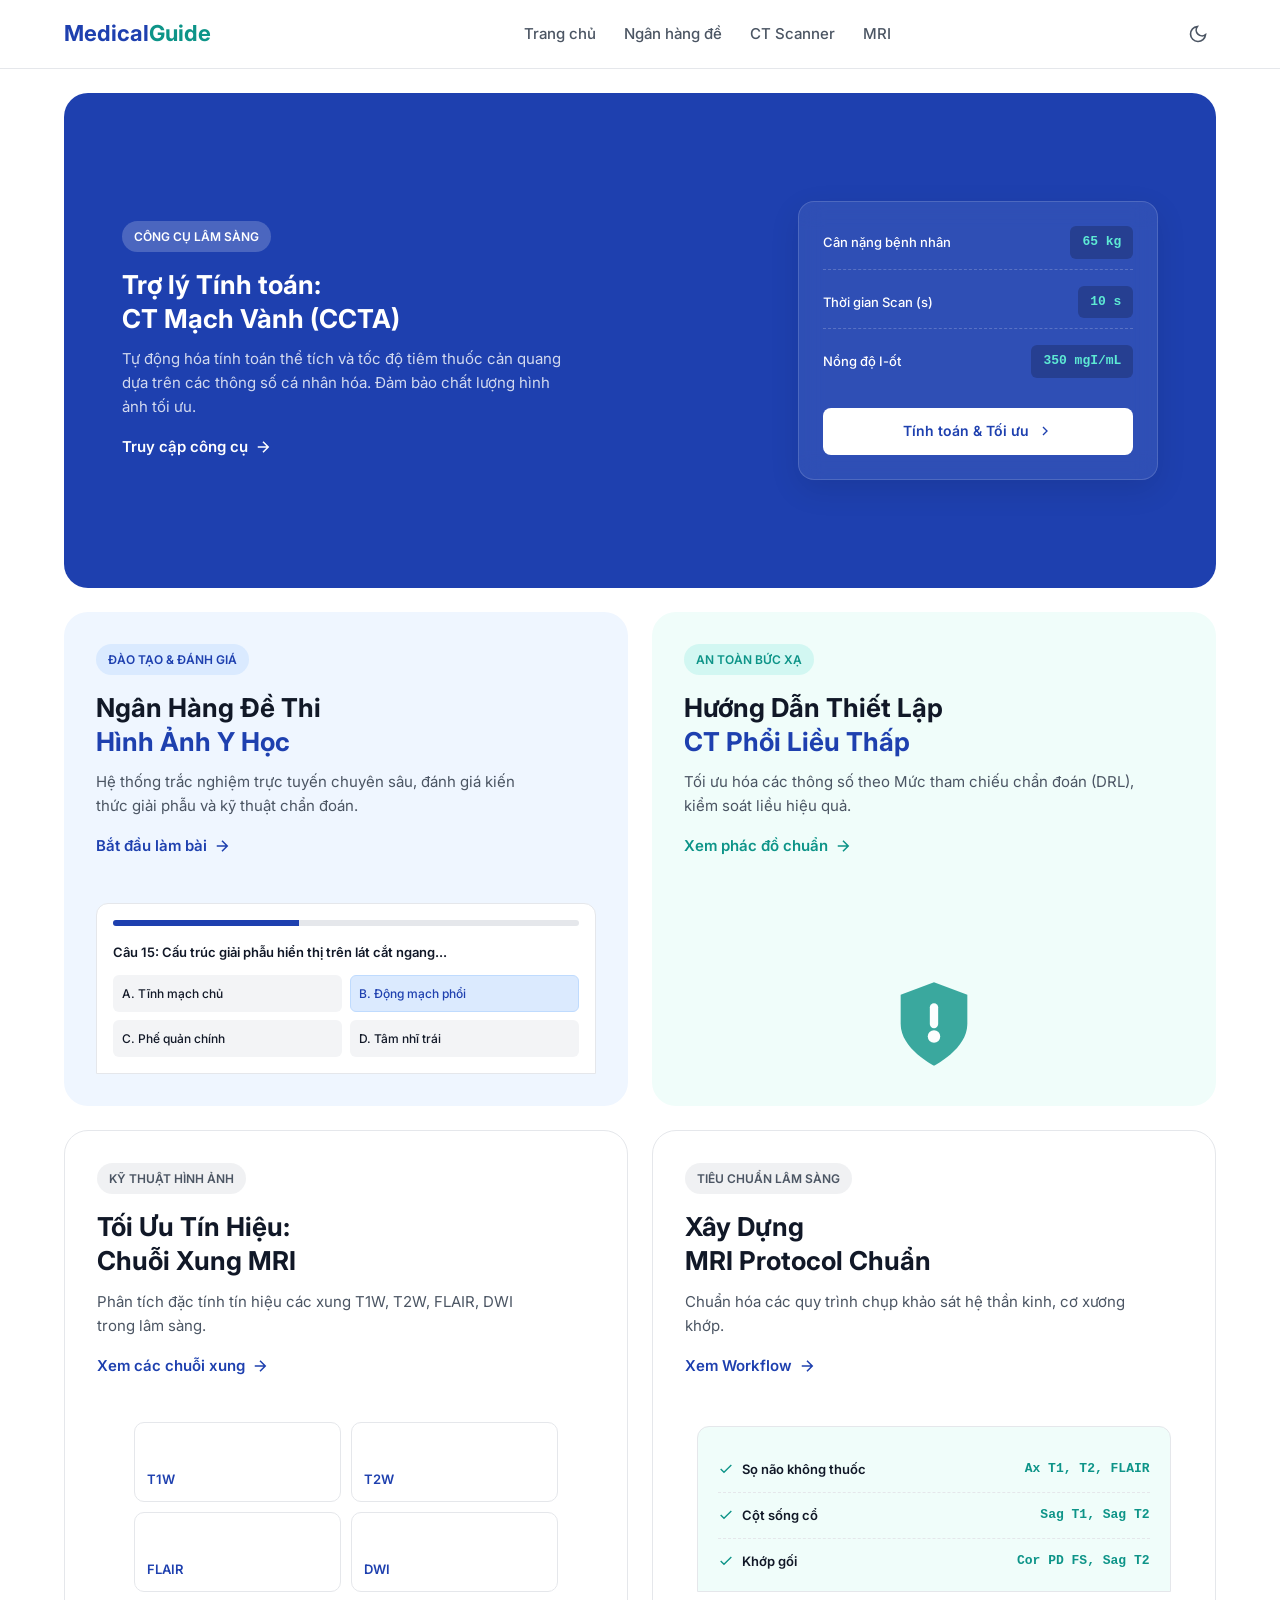
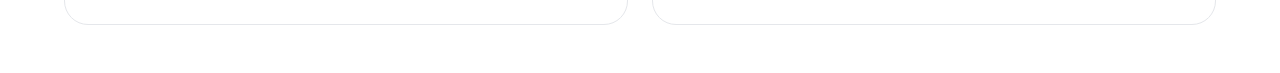
<file: index.html>
<!DOCTYPE html>
<html lang="vi">
<head>
    <meta charset="UTF-8">
    <meta name="viewport" content="width=device-width, initial-scale=1.0">
    <title>Nền Tảng Đào Tạo & Hướng Dẫn Y Khoa</title>
    <!-- Favicon SVG -->
    <link rel="icon" href="data:image/svg+xml,<svg xmlns='http://www.w3.org/2000/svg' viewBox='0 0 100 100'><text y='.9em' font-size='90'>⚕️</text></svg>">
    <link href="https://fonts.googleapis.com/css2?family=Inter:wght@300;400;500;600;700&display=swap" rel="stylesheet">
    <link rel="stylesheet" href="css/style.css">
</head>
<body>
    <!-- Navbar -->
    <header class="navbar">
        <div class="logo">Medical<span>Guide</span></div>
        <nav>
            <a href="#">Trang chủ</a>
            <a href="#">Ngân hàng đề</a>
            <a href="#">CT Scanner</a>
            <a href="#">MRI</a>
        </nav>
        <!-- Nút chuyển đổi Dark Mode -->
        <button id="theme-toggle" class="theme-toggle-btn" aria-label="Đổi giao diện Sáng/Tối">
            <svg id="moon-icon" viewBox="0 0 24 24" fill="none" stroke="currentColor" stroke-width="2"><path d="M21 12.79A9 9 0 1 1 11.21 3 7 7 0 0 0 21 12.79z"></path></svg>
            <svg id="sun-icon" style="display:none;" viewBox="0 0 24 24" fill="none" stroke="currentColor" stroke-width="2"><circle cx="12" cy="12" r="5"></circle><line x1="12" y1="1" x2="12" y2="3"></line><line x1="12" y1="21" x2="12" y2="23"></line><line x1="4.22" y1="4.22" x2="5.64" y2="5.64"></line><line x1="18.36" y1="18.36" x2="19.78" y2="19.78"></line><line x1="1" y1="12" x2="3" y2="12"></line><line x1="21" y1="12" x2="23" y2="12"></line><line x1="4.22" y1="19.78" x2="5.64" y2="18.36"></line><line x1="18.36" y1="5.64" x2="19.78" y2="4.22"></line></svg>
        </button>
    </header>

    <!-- Layout Bento Box -->
    <section class="hero-bento-section">
        <div class="bento-grid">
            <!-- HÀNG 1 (Hero Banner - Công cụ CCTA trải dài) -->
            <div id="module-ccta" class="bento-panel bg-primary-blue full-width"></div>

            <!-- HÀNG 2 (Tài liệu tham khảo 1) -->
            <div id="module-quiz" class="bento-panel bg-soft-blue"></div>
            <div id="module-ct" class="bento-panel bg-soft-teal"></div>
            
            <!-- HÀNG 3 (Tài liệu tham khảo 2) -->
            <div id="module-mri-seq" class="bento-panel bg-white outline-border"></div>
            <div id="module-mri-proto" class="bento-panel bg-white outline-border"></div>
        </div>
    </section>

    <!-- Script xử lý module -->
    <script src="js/main.js"></script>
</body>
</html>
</file>
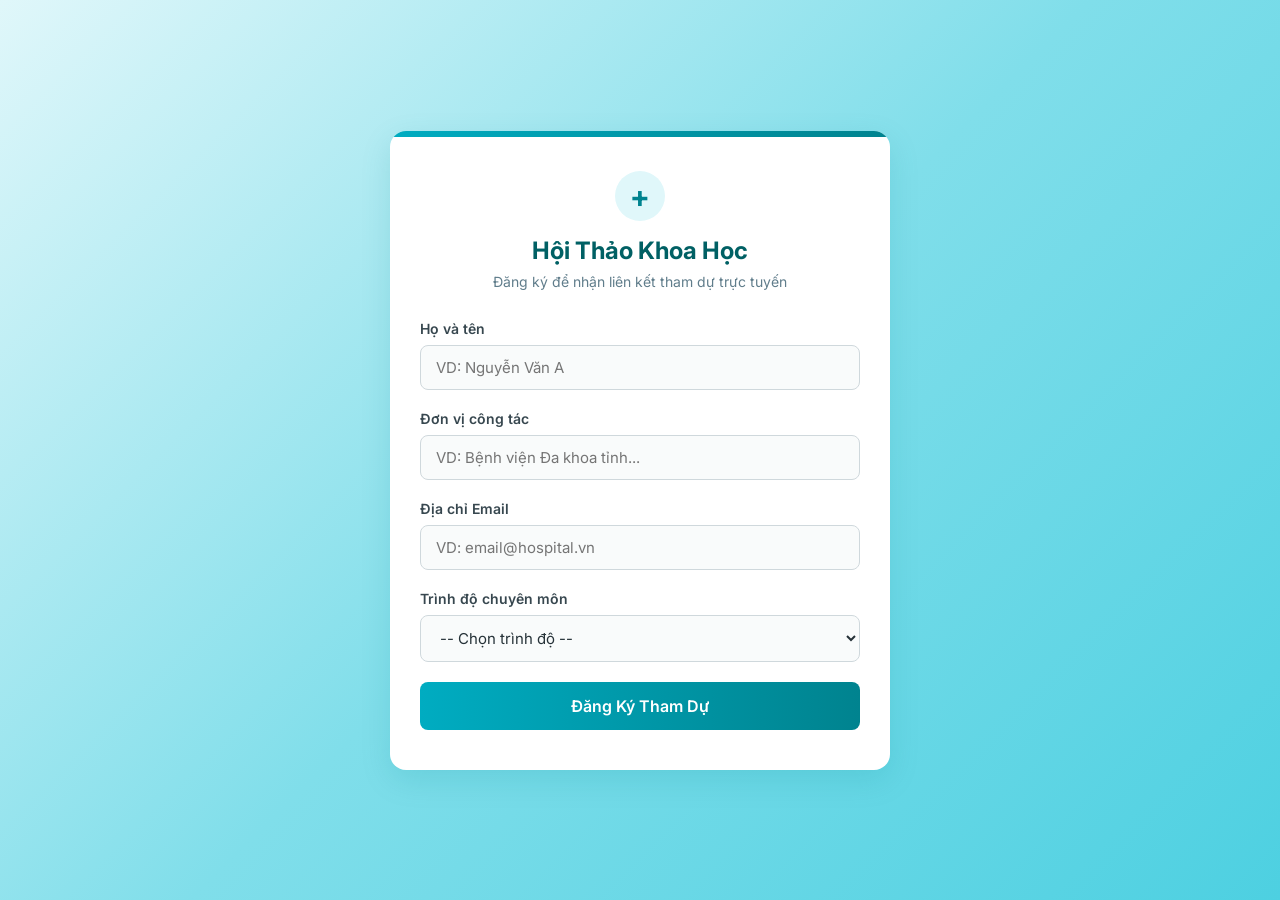
<file: register/index.html>
<!DOCTYPE html>
<html lang="vi">
<head>
    <meta charset="UTF-8">
    <meta name="viewport" content="width=device-width, initial-scale=1.0">
    <title>Đăng Ký Hội Thảo Khoa Học Y Khoa</title>
    <link rel="stylesheet" href="styles.css">
    <link href="https://fonts.googleapis.com/css2?family=Inter:wght@300;400;500;600;700&display=swap" rel="stylesheet">
</head>
<body>
    <div class="page-wrapper">
        <div class="registration-container" id="form-container">
            <div class="header-section">
                <div class="icon-medical">+</div>
                <h2>Hội Thảo Khoa Học</h2>
                <p>Đăng ký để nhận liên kết tham dự trực tuyến</p>
            </div>
            
            <form id="registration-form">
                <div class="form-group">
                    <label for="fullName">Họ và tên</label>
                    <input type="text" id="fullName" name="fullName" placeholder="VD: Nguyễn Văn A" required>
                </div>

                <div class="form-group">
                    <label for="workplace">Đơn vị công tác</label>
                    <input type="text" id="workplace" name="workplace" placeholder="VD: Bệnh viện Đa khoa tỉnh..." required>
                </div>

                <div class="form-group">
                    <label for="email">Địa chỉ Email</label>
                    <input type="email" id="email" name="email" placeholder="VD: email@hospital.vn" required>
                </div>

                <div class="form-group">
                    <label for="qualification">Trình độ chuyên môn</label>
                    <select id="qualification" name="qualification" required>
                        <option value="" disabled selected>-- Chọn trình độ --</option>
                        <option value="BS">Bác sĩ</option>
                        <option value="ThS">Thạc sĩ / Bác sĩ CKI</option>
                        <option value="TS">Tiến sĩ / Bác sĩ CKII</option>
                        <option value="KTV">Kỹ thuật viên</option>
                        <option value="DD">Điều dưỡng</option>
                        <option value="Khac">Khác</option>
                    </select>
                </div>

                <div id="error-message" class="error-text"></div>

                <button type="submit" id="submit-btn" class="btn-submit">
                    Đăng Ký Tham Dự
                </button>
            </form>
        </div>
    </div>

    <!-- Nạp file JS chính theo dạng ES6 Module -->
    <script type="module" src="main.js"></script>
</body>
</html>
</file>
<file: css/style.css>
/* BIẾN MÀU MẶC ĐỊNH (SÁNG) */
:root {
    --primary-blue: #1E40AF;
    --primary-teal: #0D9488;
    --soft-blue: #EFF6FF;
    --soft-teal: #F0FDFA;
    --light-gray: #F3F4F6;
    --white: #FFFFFF;
    --text-main: #111827;
    --text-muted: #4B5563;
    --border-color: #E5E7EB;
    --border-light: #BFDBFE;
    --radius-lg: 24px;
    
    /* Biến dùng cho Skeleton */
    --skeleton-bg: #E5E7EB;
    --skeleton-shine: #F3F4F6;
}

/* BIẾN MÀU DARK MODE (PACS THEME) */
body.dark-theme {
    --primary-blue: #60A5FA;
    --primary-teal: #2DD4BF;
    --soft-blue: #1F2937;
    --soft-teal: #1F2937;
    --light-gray: #374151;
    --white: #111827;       /* Nền trang chủ thành xám đen */
    --text-main: #F9FAFB;
    --text-muted: #9CA3AF;
    --border-color: #374151;
    --border-light: #4B5563;
    
    --skeleton-bg: #374151;
    --skeleton-shine: #4B5563;
}

* { margin: 0; padding: 0; box-sizing: border-box; }

body {
    font-family: 'Inter', sans-serif;
    color: var(--text-main);
    background-color: var(--white);
    line-height: 1.6;
    transition: background-color 0.4s ease, color 0.4s ease;
}

/* NAVBAR */
.navbar {
    display: flex; justify-content: space-between; align-items: center;
    padding: 16px 5%; background: var(--white);
    position: relative; z-index: 100;
    border-bottom: 1px solid var(--border-color);
}
.logo { font-size: 22px; font-weight: 700; color: var(--primary-blue); }
.logo span { color: var(--primary-teal); }
.navbar nav a { text-decoration: none; color: var(--text-muted); margin-left: 24px; font-weight: 500; font-size: 15px;}
.navbar nav a:hover { color: var(--primary-blue); }

.theme-toggle-btn {
    background: none; border: none; cursor: pointer;
    color: var(--text-muted); width: 36px; height: 36px;
    display: flex; align-items: center; justify-content: center;
    border-radius: 50%; transition: background 0.3s;
}
.theme-toggle-btn:hover { background: var(--light-gray); color: var(--text-main); }
.theme-toggle-btn svg { width: 20px; height: 20px; }

/* BENTO GRID */
.hero-bento-section { padding: 24px 5% 48px; max-width: 1400px; margin: 0 auto; }
.bento-grid { display: grid; grid-template-columns: 1fr 1fr; grid-template-rows: 1fr 1fr; gap: 24px; min-height: 80vh; }

.bento-panel {
    border-radius: var(--radius-lg); padding: 32px;
    display: flex; flex-direction: column; justify-content: space-between;
    overflow: hidden; position: relative;
    transition: transform 0.3s ease, box-shadow 0.3s ease, background-color 0.4s ease;
    cursor: pointer;
}
.bento-panel:hover { transform: translateY(-4px); box-shadow: 0 20px 40px rgba(0,0,0,0.06); }

/* Backgrounds sử dụng CSS Variables để tự động đổi màu */
.bg-soft-blue { background-color: var(--soft-blue); }
.bg-soft-teal { background-color: var(--soft-teal); }
.bg-white { background-color: var(--white); }
.outline-border { border: 1px solid var(--border-color); }

/* PANEL CONTENT */
.panel-header { z-index: 2; position: relative; margin-bottom: 24px; pointer-events: none; }
.panel-header a { pointer-events: auto; }

.badge { display: inline-block; padding: 6px 12px; border-radius: 20px; font-size: 12px; font-weight: 600; text-transform: uppercase; margin-bottom: 16px; }
.badge-blue { background-color: rgba(96, 165, 250, 0.15); color: var(--primary-blue); }
.badge-teal { background-color: rgba(45, 212, 191, 0.15); color: var(--primary-teal); }
.badge-gray { background-color: rgba(156, 163, 175, 0.15); color: var(--text-muted); }

.panel-title { font-size: 26px; font-weight: 700; color: var(--text-main); line-height: 1.3; margin-bottom: 12px; transition: color 0.4s; }
.panel-title span { color: var(--primary-blue); }
.panel-title.teal span { color: var(--primary-teal); }

.panel-desc { font-size: 15px; color: var(--text-muted); max-width: 90%; transition: color 0.4s; }

.cta-link { display: inline-flex; align-items: center; gap: 6px; margin-top: 16px; font-size: 15px; font-weight: 600; text-decoration: none; }
.cta-link.blue { color: var(--primary-blue); }
.cta-link.teal { color: var(--primary-teal); }
.cta-link svg { width: 18px; height: 18px; transition: transform 0.2s; }
.bento-panel:hover .cta-link svg { transform: translateX(4px); }

/* VISUAL MOCKUPS */
.panel-visual { position: relative; z-index: 1; display: flex; justify-content: center; align-items: flex-end; flex-grow: 1; margin-top: 20px; pointer-events: none; }

/* Các định dạng Mockup (Sử dụng Var để tự thích ứng Dark Mode) */
.quiz-mockup { width: 100%; background: var(--white); padding: 16px; border-radius: 12px 12px 0 0; border: 1px solid var(--border-color); }
.quiz-bar { height: 6px; background: var(--border-color); border-radius: 3px; margin-bottom: 16px; overflow: hidden; }
.quiz-progress { height: 100%; width: 40%; background: var(--primary-blue); }
.quiz-options { display: grid; grid-template-columns: 1fr 1fr; gap: 8px; }
.quiz-opt { padding: 8px; background: var(--light-gray); border-radius: 6px; font-size: 12px; font-weight: 500; color: var(--text-main); border: 1px solid transparent; }
.quiz-opt.active { background: rgba(96, 165, 250, 0.1); color: var(--primary-blue); border-color: var(--primary-blue); }

.mri-grid-light { display: grid; grid-template-columns: 1fr 1fr; gap: 10px; width: 85%; }
.mri-item-light { background: var(--white); border: 1px solid var(--border-color); height: 80px; border-radius: 10px; display: flex; align-items: flex-end; padding: 12px; color: var(--primary-blue); font-size: 13px; font-weight: 600; }

.protocol-list-light { width: 95%; background: var(--soft-teal); border-radius: 12px 12px 0 0; padding: 20px; border: 1px solid var(--border-color); }
.proto-row-light { display: flex; justify-content: space-between; align-items: center; padding: 12px 0; border-bottom: 1px dashed var(--border-color); font-size: 13px; }
.proto-row-light:last-child { border: none; padding-bottom: 0; }
.proto-label-light { font-weight: 600; color: var(--text-main); display: flex; align-items: center; gap: 8px; }
.proto-val-light { color: var(--primary-teal); font-family: monospace; font-weight: 600; }
.check-icon { color: var(--primary-teal); width: 16px; height: 16px; }

/* =========================================
   HIỆU ỨNG SKELETON LOADING
   ========================================= */
.skeleton-wrapper { width: 100%; height: 100%; display: flex; flex-direction: column; }
.skeleton {
    background: linear-gradient(90deg, var(--skeleton-bg) 25%, var(--skeleton-shine) 50%, var(--skeleton-bg) 75%);
    background-size: 200% 100%;
    animation: skeleton-loading 1.5s infinite linear;
    border-radius: 8px;
}
@keyframes skeleton-loading {
    0% { background-position: 200% 0; }
    100% { background-position: -200% 0; }
}
.skel-badge { width: 100px; height: 24px; border-radius: 20px; margin-bottom: 16px; }
.skel-title { width: 70%; height: 32px; margin-bottom: 12px; }
.skel-desc { width: 90%; height: 16px; margin-bottom: 8px; }
.skel-visual { width: 100%; flex-grow: 1; margin-top: 40px; border-radius: 12px 12px 0 0; }

/* RESPONSIVE */
@media (max-width: 900px) {
    .navbar nav { display: none; }
    .hero-bento-section { padding: 16px 5% 32px; }
    .bento-grid { grid-template-columns: 1fr; grid-template-rows: auto; gap: 16px; }
    .bento-panel { padding: 24px; }
    .panel-title { font-size: 22px; }
    .quiz-options { grid-template-columns: 1fr; }
    .mri-grid-light { width: 100%; gap: 8px; }
    .mri-item-light { height: 70px; }
    .protocol-list-light { width: 100%; }
}
/* ... (Giữ nguyên các CSS trước đó của bạn) ... */

/* =========================================
   THIẾT KẾ CHO MODULE NỔI BẬT (FULL-WIDTH)
   ========================================= */

/* Trải dài 2 cột trên Desktop */
.full-width { 
    grid-column: 1 / -1; 
    display: flex; 
    flex-direction: row; 
    align-items: center; 
    gap: 40px; 
    padding: 40px 5%;
}
.full-width .panel-header { width: 50%; margin-bottom: 0; }
.full-width .panel-visual { width: 50%; margin-top: 0; justify-content: flex-end; }

/* Màu nền đặc biệt: Xanh đậm */
.bg-primary-blue { 
    background-color: var(--primary-blue); 
    color: var(--white); 
}
.bg-primary-blue .panel-title,
.bg-primary-blue .panel-title span { color: var(--white); }
.bg-primary-blue .panel-desc { color: rgba(255, 255, 255, 0.8); }
.bg-primary-blue .cta-link { color: var(--white); }
.bg-primary-blue .badge-white { 
    background-color: rgba(255, 255, 255, 0.2); 
    color: var(--white); 
}

/* Giao diện máy tính Glassmorphism (Kính mờ) */
.glass-calc {
    width: 100%; 
    max-width: 360px;
    background: rgba(255, 255, 255, 0.08);
    backdrop-filter: blur(12px);
    -webkit-backdrop-filter: blur(12px);
    border: 1px solid rgba(255, 255, 255, 0.15);
    border-radius: 16px; 
    padding: 24px;
    color: var(--white);
    box-shadow: 0 10px 30px rgba(0, 0, 0, 0.1);
}
.glass-input-group { 
    display: flex; justify-content: space-between; align-items: center; 
    margin-bottom: 16px; font-size: 13px; font-weight: 500;
    border-bottom: 1px dashed rgba(255, 255, 255, 0.2); padding-bottom: 10px;
}
.glass-input-val { 
    background: rgba(0, 0, 0, 0.2); padding: 6px 12px; 
    border-radius: 6px; font-family: monospace; font-weight: 700; color: #5EEAD4; /* Xanh ngọc sáng */
}
.glass-btn { 
    display: flex; justify-content: center; align-items: center; gap: 8px;
    width: 100%; background: var(--white); color: var(--primary-blue); 
    padding: 12px; border-radius: 8px; font-weight: 600; font-size: 14px;
    margin-top: 20px; transition: transform 0.2s;
}

/* =========================================
   CẬP NHẬT MEDIA QUERY (MOBILE & TABLET)
   ========================================= */
@media (max-width: 900px) {
    /* ... (giữ nguyên các luật mobile cũ) ... */

    /* Xử lý Card Full-width trên Mobile */
    .full-width { 
        grid-column: 1; /* Hủy trải dài */
        flex-direction: column; /* Xếp dọc */
        padding: 24px; 
        gap: 24px; 
    }
    .full-width .panel-header, 
    .full-width .panel-visual { width: 100%; }
    .full-width .panel-visual { justify-content: center; }
}
</file>
<file: register/styles.css>
* {
    margin: 0;
    padding: 0;
    box-sizing: border-box;
    font-family: 'Inter', sans-serif;
}

body {
    /* Gradient y khoa: Xanh ngọc tới Xanh lam nhạt */
    background: linear-gradient(135deg, #e0f7fa 0%, #80deea 50%, #4dd0e1 100%);
    min-height: 100vh;
    display: flex;
    justify-content: center;
    align-items: center;
    padding: 20px;
}

.page-wrapper {
    width: 100%;
    max-width: 500px;
}

.registration-container {
    background: #ffffff;
    padding: 40px 30px;
    border-radius: 16px;
    box-shadow: 0 10px 30px rgba(0, 131, 143, 0.15);
    position: relative;
    overflow: hidden;
}

/* Đường viền gradient phía trên form tạo điểm nhấn */
.registration-container::before {
    content: "";
    position: absolute;
    top: 0;
    left: 0;
    width: 100%;
    height: 6px;
    background: linear-gradient(90deg, #00acc1, #00838f);
}

.header-section {
    text-align: center;
    margin-bottom: 30px;
}

.icon-medical {
    width: 50px;
    height: 50px;
    background: #e0f7fa;
    color: #00838f;
    font-size: 30px;
    font-weight: 700;
    line-height: 50px;
    border-radius: 50%;
    margin: 0 auto 15px auto;
}

.header-section h2 {
    color: #006064;
    font-size: 24px;
    margin-bottom: 8px;
}

.header-section p {
    color: #607d8b;
    font-size: 14px;
}

.form-group {
    margin-bottom: 20px;
}

.form-group label {
    display: block;
    font-size: 14px;
    font-weight: 600;
    color: #37474f;
    margin-bottom: 8px;
}

.form-group input, 
.form-group select {
    width: 100%;
    padding: 12px 15px;
    border: 1px solid #cfd8dc;
    border-radius: 8px;
    font-size: 15px;
    color: #263238;
    transition: all 0.3s ease;
    background: #f9fbfb;
}

.form-group input:focus, 
.form-group select:focus {
    outline: none;
    border-color: #00acc1;
    background: #ffffff;
    box-shadow: 0 0 0 3px rgba(0, 172, 193, 0.15);
}

.error-text {
    color: #d32f2f;
    font-size: 13px;
    margin-bottom: 15px;
    display: none;
}

.btn-submit {
    width: 100%;
    padding: 14px;
    background: linear-gradient(90deg, #00acc1, #00838f);
    color: #ffffff;
    border: none;
    border-radius: 8px;
    font-size: 16px;
    font-weight: 600;
    cursor: pointer;
    transition: transform 0.2s, box-shadow 0.2s;
}

.btn-submit:hover {
    box-shadow: 0 4px 15px rgba(0, 131, 143, 0.4);
}

.btn-submit:disabled {
    background: #b0bec5;
    cursor: not-allowed;
    box-shadow: none;
}

.success-message {
    text-align: center;
    padding: 20px 0;
    animation: fadeIn 0.5s ease;
}

.success-message .check-icon {
    width: 60px;
    height: 60px;
    background: #e8f5e9;
    color: #2e7d32;
    font-size: 30px;
    line-height: 60px;
    border-radius: 50%;
    margin: 0 auto 20px auto;
}

.success-message h3 {
    color: #2e7d32;
    margin-bottom: 10px;
}

.success-message p {
    color: #546e7a;
    line-height: 1.5;
}

@keyframes fadeIn {
    from { opacity: 0; transform: translateY(10px); }
    to { opacity: 1; transform: translateY(0); }
}
</file>
